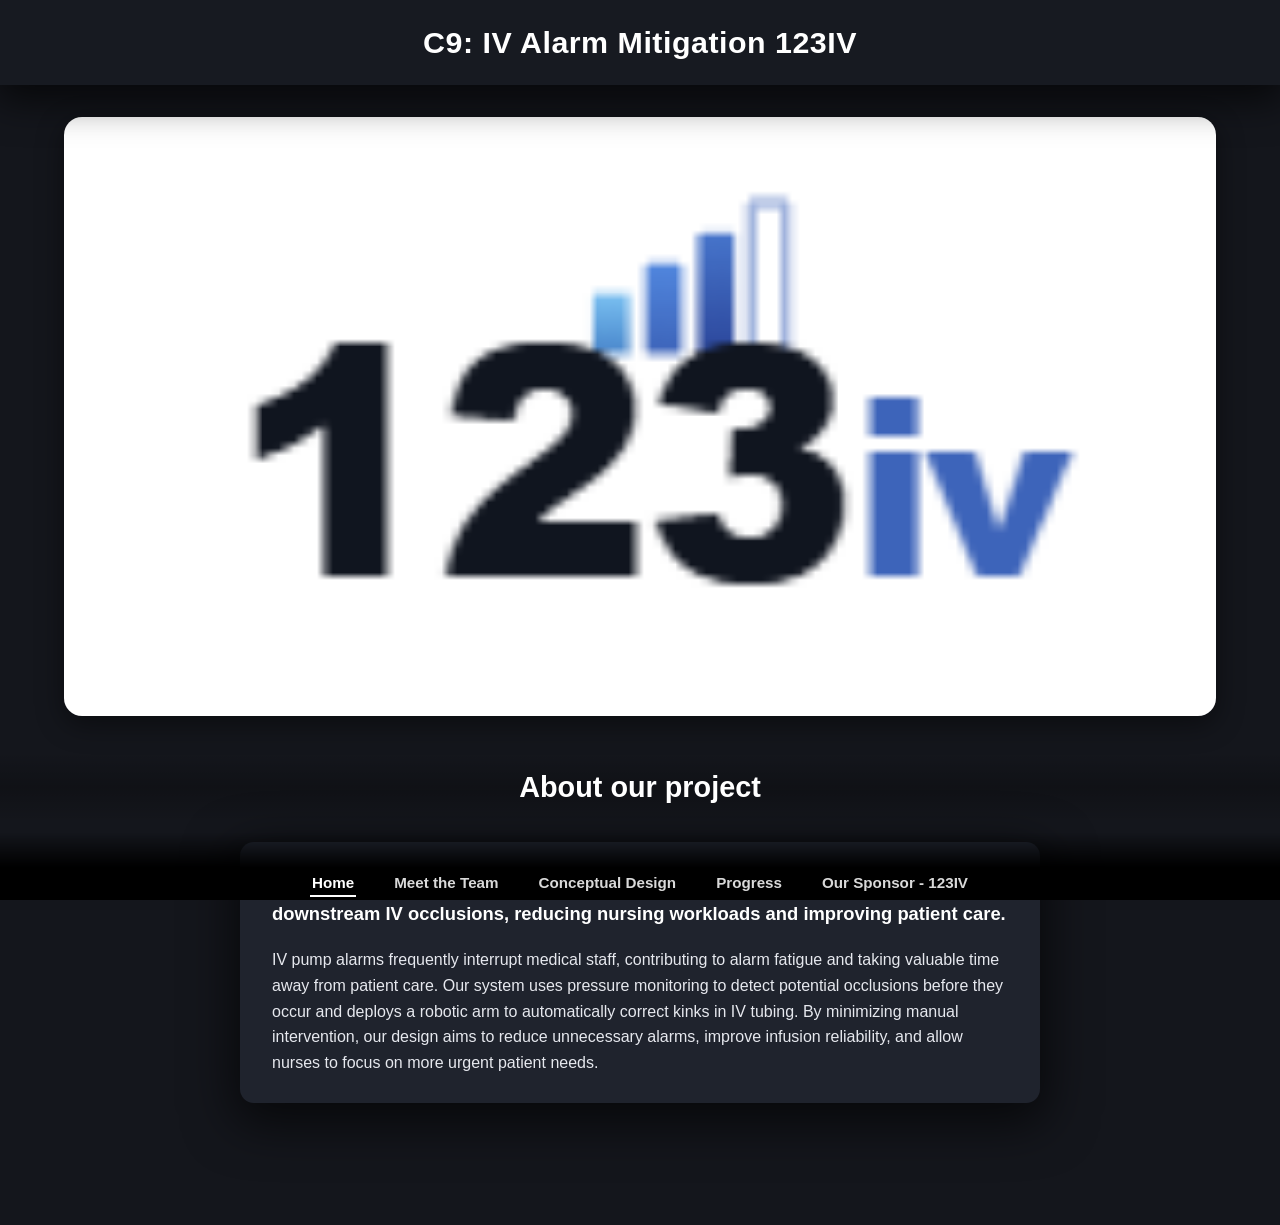
<file: index.html>
<!DOCTYPE html>
<html lang="en">

<head>
    <meta charset="UTF-8">
    <meta name="viewport" content="width=device-width, initial-scale=1.0">
    <title>C9: IV Alarm Mitigation 123IV</title>
    <link rel="stylesheet" href="style.css">
</head>

<body>

    <!-- Header bar -->
    <header class="HeaderBar">
        <h1 class="TitleText PageText">C9: IV Alarm Mitigation 123IV</h1>
    </header>

    <main class="PageContent">

        <!-- Project image: stretches to the page width, height follows the image -->
        <div class="ImageRow HeroRow">
            <img class="ProjectImage GlowImage" src="images/logo.png" alt="Our project">
        </div>

        <!-- Section heading -->
        <h2 class="HeaderText PageText GradientBand">About our project</h2>

        <!-- Description box -->
        <div class="DescriptionBox">
            <p class="ProductStatement">
                We are developing an autonomous robotic system that detects and
                prevents downstream IV occlusions, reducing nursing workloads
                and improving patient care.
            </p>

            <p>
                IV pump alarms frequently interrupt medical staff, contributing
                to alarm fatigue and taking valuable time away from patient care.
                Our system uses pressure monitoring to detect potential occlusions
                before they occur and deploys a robotic arm to automatically
                correct kinks in IV tubing. By minimizing manual intervention,
                our design aims to reduce unnecessary alarms, improve infusion
                reliability, and allow nurses to focus on more urgent patient needs.
            </p>
        </div>

    </main>

    <!-- Gradient footer: stays pinned to the bottom of the window while scrolling -->
    <footer class="FooterNav">
        <nav>
            <a href="index.html" class="active">Home</a>
            <a href="team.html">Meet the Team</a>
            <a href="design.html">Conceptual Design</a>
            <a href="progress.html">Progress</a>
            <a href="https://www.123ivrobot.com/" target="_blank" rel="noopener noreferrer">Our Sponsor - 123IV</a>
        </nav>
    </footer>

</body>

</html>
</file>
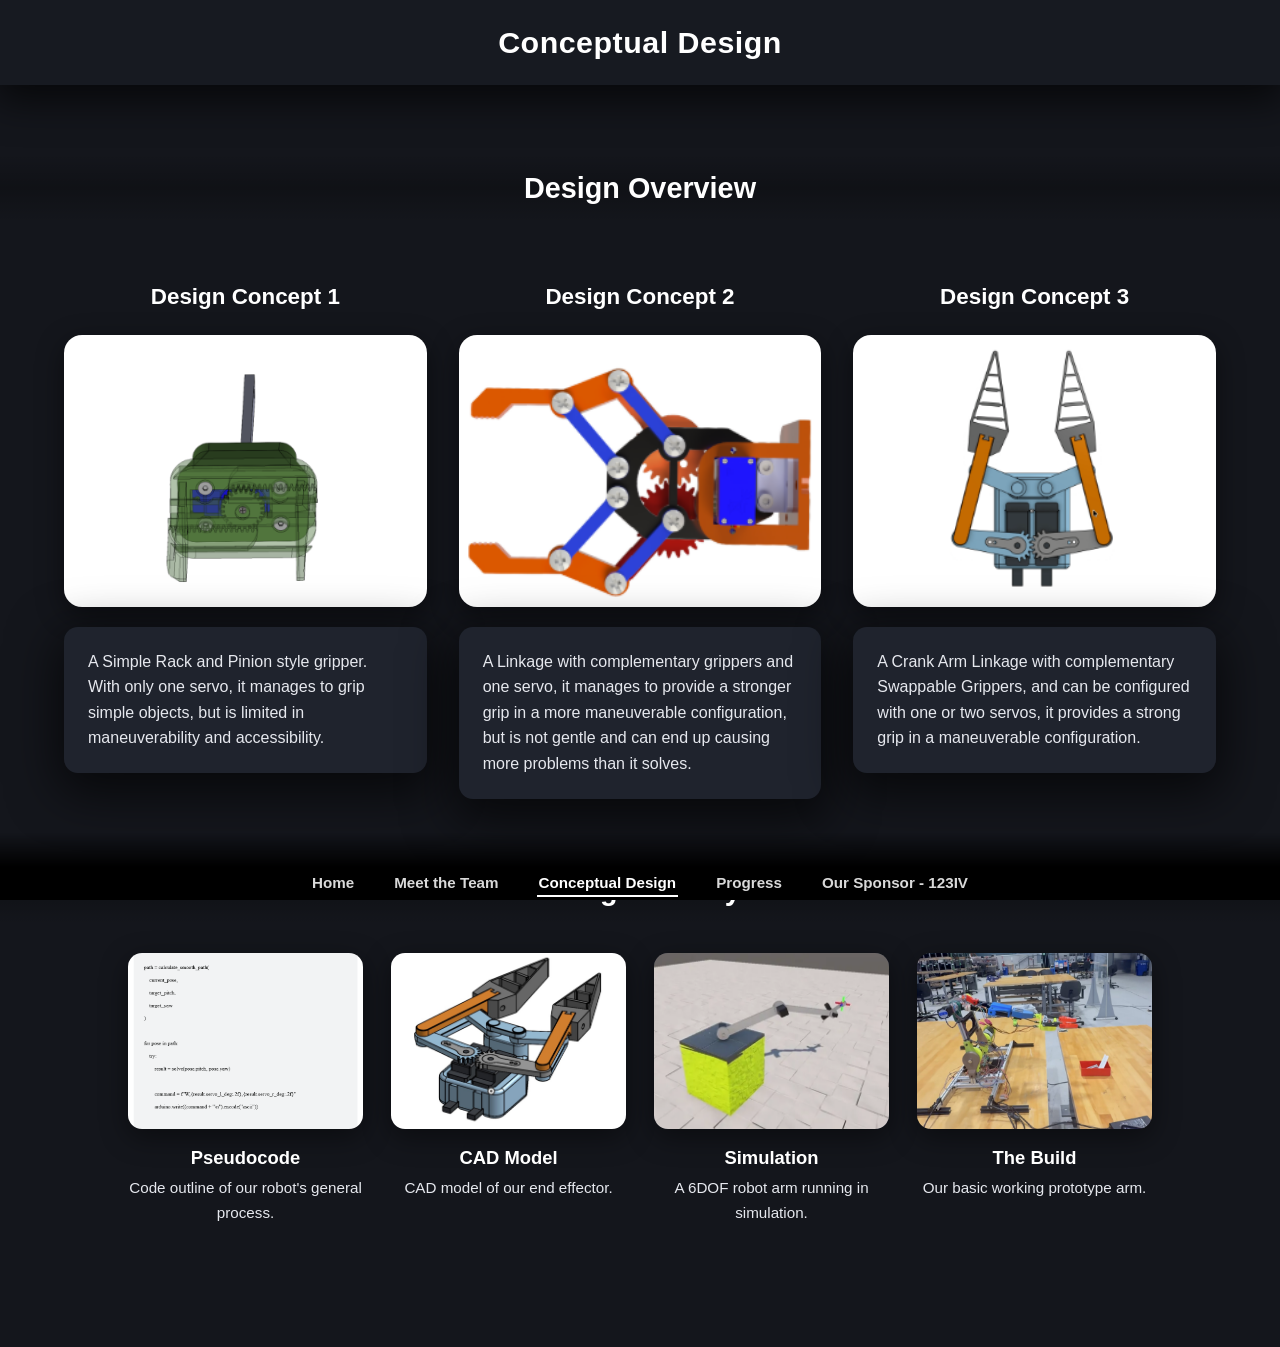
<file: design.html>
<!DOCTYPE html>
<html lang="en">
<head>
  <meta charset="UTF-8">
  <meta name="viewport" content="width=device-width, initial-scale=1.0">
  <title>Project Title | Conceptual Design</title>
  <link rel="stylesheet" href="style.css">
</head>
<body>

  <!-- Header bar -->
  <header class="HeaderBar">
    <h1 class="TitleText PageText">Conceptual Design</h1>
  </header>

  <main class="PageContent">

    <!-- ===== Design Overview (standalone text, no box) ===== -->
    <h2 class="HeaderText PageText GradientBand">Design Overview</h2>
    <p class="DescriptionText">
      <!-- Enter an overview of the project's conceptual design. Describe the engineering challenges, design objectives, and proposed solutions. -->
    </p>

    <!-- ===== Design concepts: side by side, each with heading, image, description box =====
         Copy a .ConceptCard to add another concept; the row adjusts automatically. -->
    <section class="DesignBlock">
      <div class="ConceptRow">

        <div class="ConceptCard">
          <h3 class="SubHeaderText PageText">Design Concept 1</h3>
          <img class="ProjectImage" src="images/EE1.png" alt="Design Concept 1">
          <div class="DescriptionBox">
            <p>
              A Simple Rack and Pinion style gripper. With only one servo, it manages to grip simple objects, but is limited in maneuverability and accessibility.
            </p>
          </div>
        </div>

        <div class="ConceptCard">
          <h3 class="SubHeaderText PageText">Design Concept 2</h3>
          <img class="ProjectImage" src="images/EE2.png" alt="Design Concept 2">
          <div class="DescriptionBox">
            <p>
              A Linkage with complementary grippers and one servo, it manages to provide a stronger grip in a more maneuverable configuration, but is not gentle and can end up causing more problems than it solves.
            </p>
          </div>
        </div>

        <div class="ConceptCard">
          <h3 class="SubHeaderText PageText">Design Concept 3</h3>
          <img class="ProjectImage" src="images/EE3.png" alt="Design Concept 3">
          <div class="DescriptionBox">
            <p>
              A Crank Arm Linkage with complementary Swappable Grippers, and can be configured with one or two servos, it provides a strong grip in a maneuverable configuration.
            </p>
          </div>
        </div>

      </div>
    </section>

    <!-- ===== Design Gallery ===== -->
    <section class="DesignBlock">
      <h2 class="HeaderText PageText GradientBand">Design Gallery</h2>
      <p class="DescriptionText">
        <!-- Additional images, CAD models, sketches, and diagrams of our design process. -->
      </p>

      <!-- Each .GalleryItem is an image with a name and description underneath.
           Copy one to add another. -->
      <div class="GalleryGrid">
        <figure class="GalleryItem">
          <img src="images/code.png" alt="Pseudocode outline of the robot process">
          <figcaption>
            <h3 class="GalleryName">Pseudocode</h3>
            <p class="GalleryDesc">Code outline of our robot's general process.</p>
          </figcaption>
        </figure>

        <figure class="GalleryItem">
          <img src="images/EE.png" alt="CAD model of the end effector">
          <figcaption>
            <h3 class="GalleryName">CAD Model</h3>
            <p class="GalleryDesc">CAD model of our end effector.</p>
          </figcaption>
        </figure>

        <figure class="GalleryItem">
          <img src="images/sim.webp" alt="Simulation of a 6DOF robot arm">
          <figcaption>
            <h3 class="GalleryName">Simulation</h3>
            <p class="GalleryDesc">A 6DOF robot arm running in simulation.</p>
          </figcaption>
        </figure>

        <figure class="GalleryItem">
          <img src="images/Arm.png" alt="Basic working prototype arm">
          <figcaption>
            <h3 class="GalleryName">The Build</h3>
            <p class="GalleryDesc">Our basic working prototype arm.</p>
          </figcaption>
        </figure>
      </div>
    </section>

  </main>

  <!-- Gradient footer: stays pinned to the bottom of the window while scrolling -->
  <footer class="FooterNav">
    <nav>
      <a href="index.html">Home</a>
      <a href="team.html">Meet the Team</a>
      <a href="design.html" class="active">Conceptual Design</a>
      <a href="progress.html">Progress</a>
      <a href="https://www.123ivrobot.com/" target="_blank" rel="noopener noreferrer">Our Sponsor - 123IV</a>
    </nav>
  </footer>

</body>
</html>
</file>
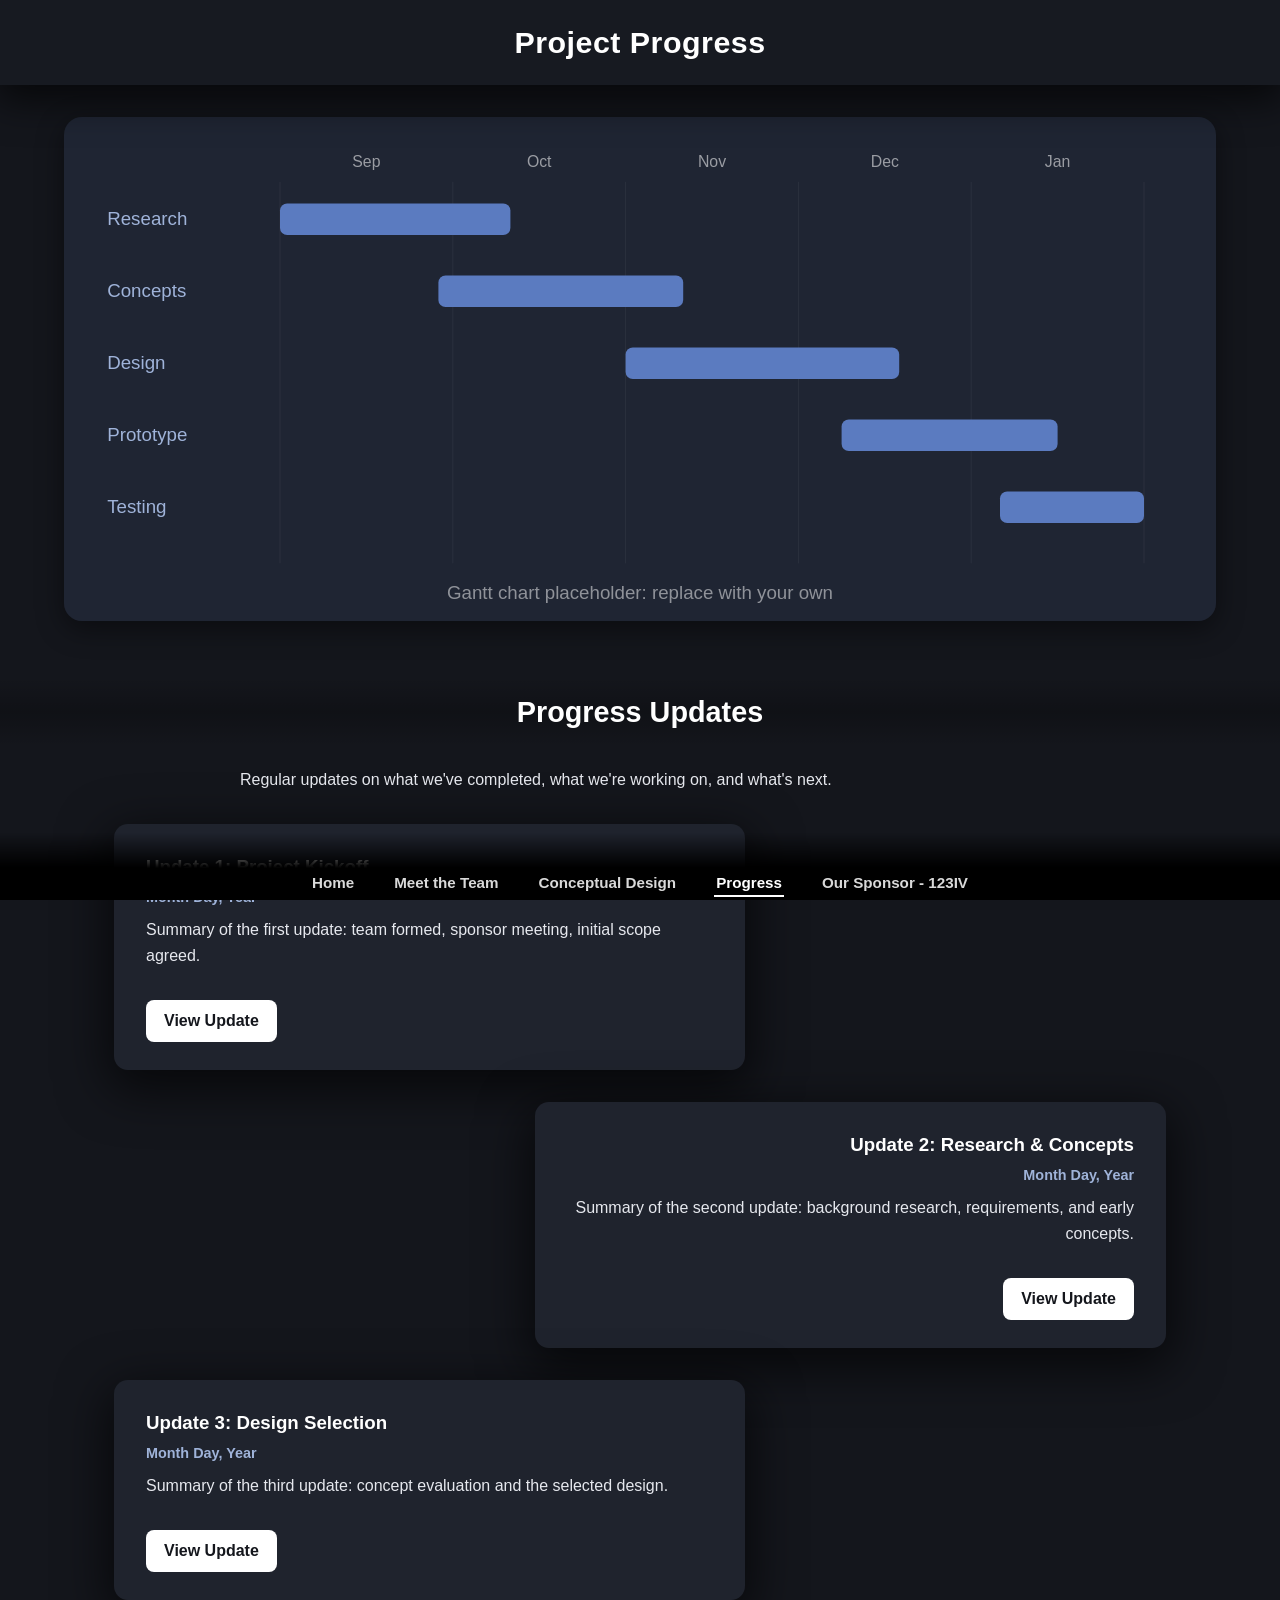
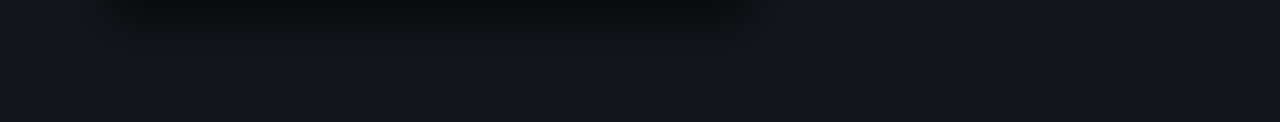
<file: progress.html>
<!DOCTYPE html>
<html lang="en">
<head>
  <meta charset="UTF-8">
  <meta name="viewport" content="width=device-width, initial-scale=1.0">
  <title>Project Title | Progress</title>
  <link rel="stylesheet" href="style.css">
</head>
<body>

  <!-- Header bar -->
  <header class="HeaderBar">
    <h1 class="TitleText PageText">Project Progress</h1>
  </header>

  <main class="PageContent">

    <!-- Gantt chart: same size and glow-on-hover as the home page image.
         Swap the src for your exported chart (e.g. images/gantt.png). -->
    <div class="ImageRow HeroRow">
      <img class="ProjectImage GlowImage" src="images/gantt.svg" alt="Project Gantt chart">
    </div>

    <!-- ===== Progress Updates ===== -->
    <section class="DesignBlock">
      <h2 class="HeaderText PageText GradientBand">Progress Updates</h2>
      <p class="DescriptionText">
        Regular updates on what we've completed, what we're working on, and what's next.
      </p>

      <!-- Each update is one .DescriptionBox. Copy one to add an update;
           they alternate left and right automatically. -->
      <div class="ReportGrid">
        <div class="DescriptionBox">
          <h3>Update 1: Project Kickoff</h3>
          <p class="UpdateDate">Month Day, Year</p>
          <p>Summary of the first update: team formed, sponsor meeting, initial scope agreed.</p>
          <a class="ReportLink" href="updates/update1.pdf" target="_blank">View Update</a>
        </div>

        <div class="DescriptionBox">
          <h3>Update 2: Research &amp; Concepts</h3>
          <p class="UpdateDate">Month Day, Year</p>
          <p>Summary of the second update: background research, requirements, and early concepts.</p>
          <a class="ReportLink" href="updates/update2.pdf" target="_blank">View Update</a>
        </div>

        <div class="DescriptionBox">
          <h3>Update 3: Design Selection</h3>
          <p class="UpdateDate">Month Day, Year</p>
          <p>Summary of the third update: concept evaluation and the selected design.</p>
          <a class="ReportLink" href="updates/update3.pdf" target="_blank">View Update</a>
        </div>
      </div>
    </section>

  </main>

  <!-- Gradient footer: stays pinned to the bottom of the window while scrolling -->
  <footer class="FooterNav">
    <nav>
      <a href="index.html">Home</a>
      <a href="team.html">Meet the Team</a>
      <a href="design.html">Conceptual Design</a>
      <a href="progress.html" class="active">Progress</a>
      <a href="https://www.123ivrobot.com/" target="_blank" rel="noopener noreferrer">Our Sponsor - 123IV</a>
    </nav>
  </footer>

</body>
</html>
</file>
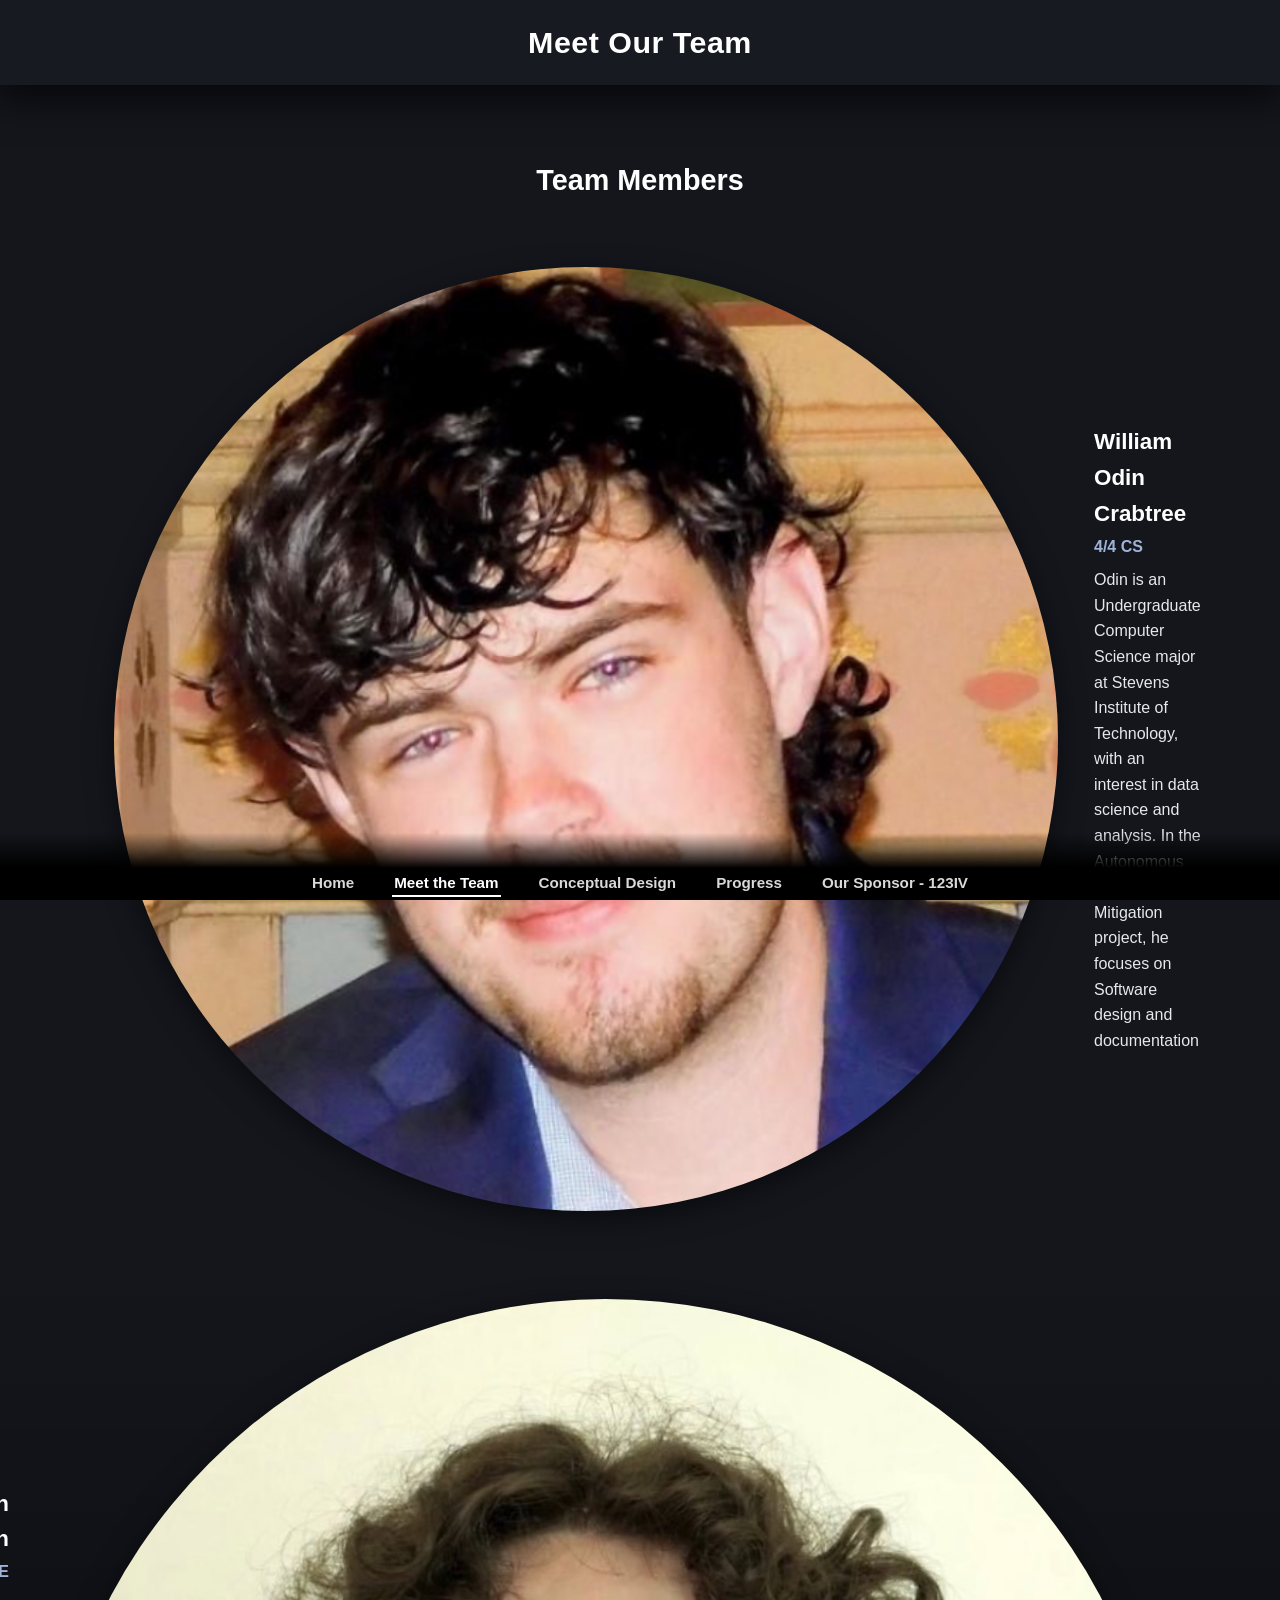
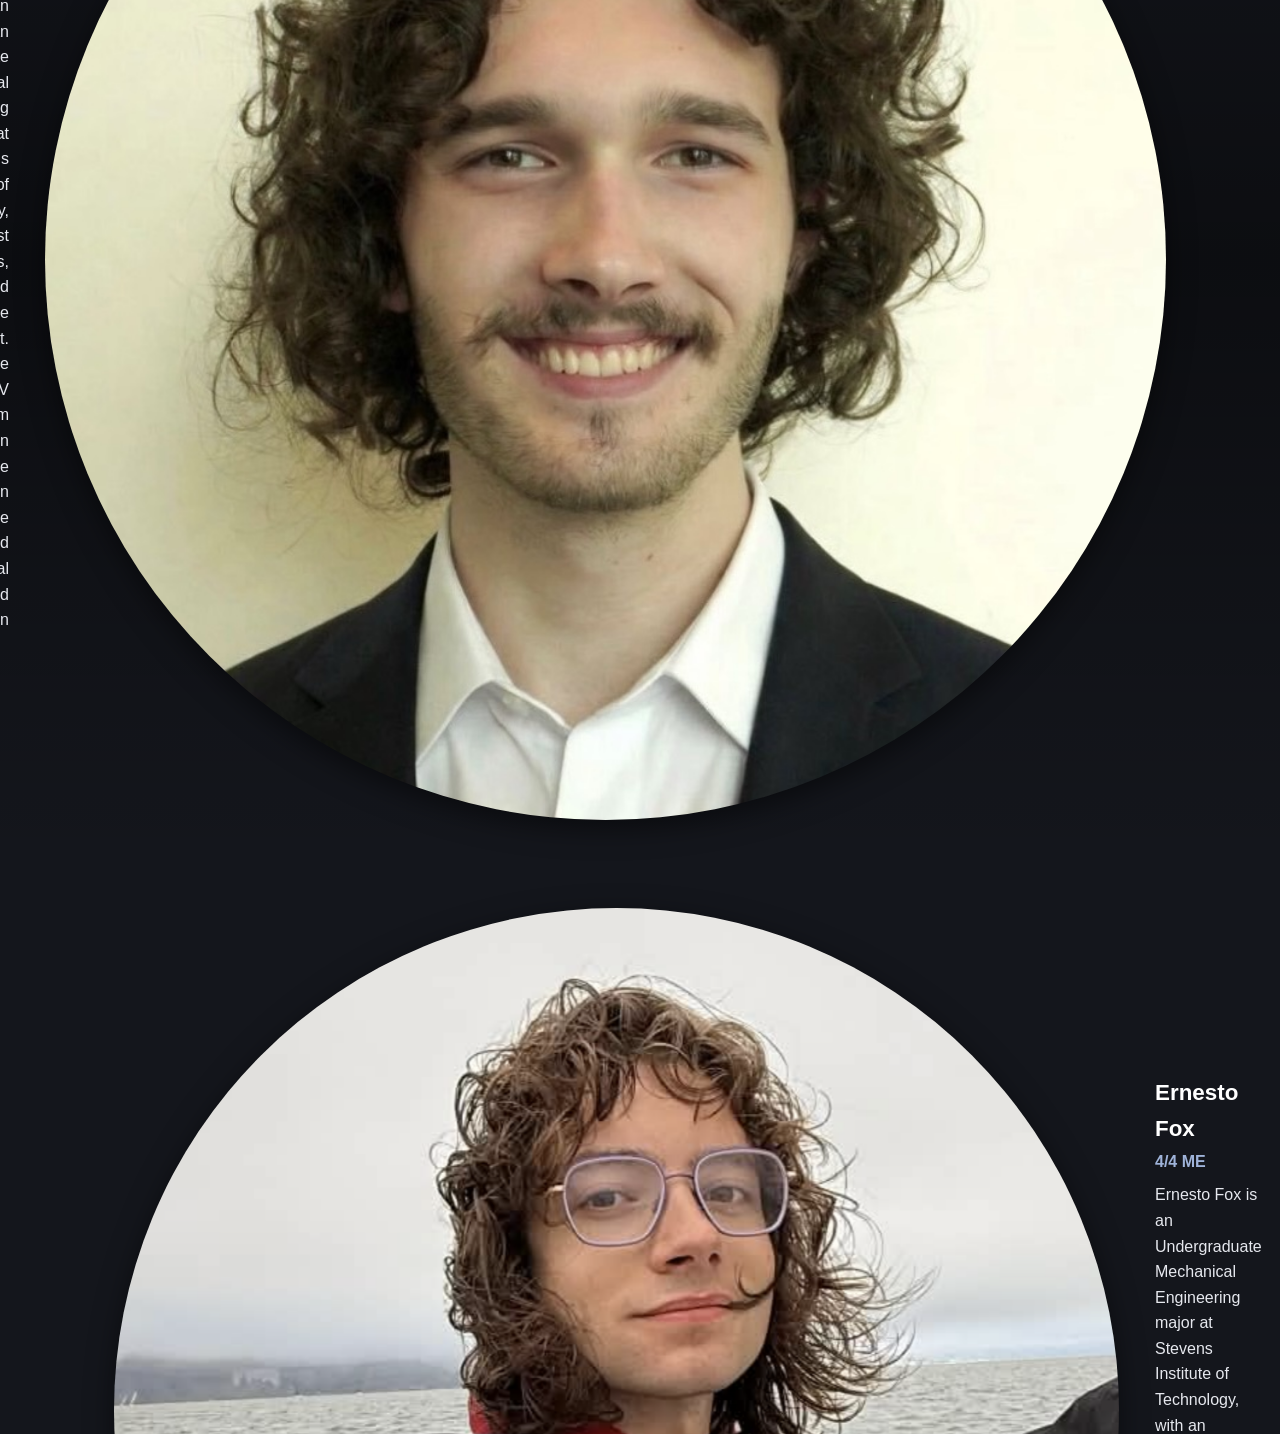
<file: team.html>
<!DOCTYPE html>
<html lang="en">

<head>
    <meta charset="UTF-8">
    <meta name="viewport" content="width=device-width, initial-scale=1.0">
    <title>C9: IV Alarm Mitigation 123IV | Our Team</title>
    <link rel="stylesheet" href="style.css">
</head>

<body>

    <!-- Header bar -->
    <header class="HeaderBar">
        <h1 class="TitleText PageText">Meet Our Team</h1>
    </header>

    <main class="PageContent">

        <!-- ===== Team Members ===== -->
        <!-- Each person is one .MemberRow. Copy a row to add someone; every other row
         automatically gets the gradient band and flips to the right.
         All sections live inside ONE .MemberList so the pattern doesn't restart. -->
        <div class="MemberList">

            <h2 class="HeaderText PageText">Team Members</h2>

            <div class="MemberRow">
                <div class="MemberInner">
                    <img class="MemberPhoto" src="images/odinc.png" alt="Team Member 1">
                    <div class="MemberText">
                        <h3 class="MemberName">William Odin Crabtree</h3>
                        <p class="MemberRole">4/4 CS</p>
                        <p>Odin is an Undergraduate Computer Science major at Stevens Institute of Technology, with an interest in data science and analysis. In the Autonomous IV Alarm Mitigation project, he focuses on Software design and documentation</p>
                    </div>
                </div>
            </div>

            <div class="MemberRow">
                <div class="MemberInner">
                    <img class="MemberPhoto" src="images/ryand.png" alt="Team Member 2">
                    <div class="MemberText">
                        <h3 class="MemberName">Ryan Donegan</h3>
                        <p class="MemberRole">4/4 ME</p>
                        <p>Ryan Donegan is an Undergraduate Mechanical Engineering major at Stevens Institute of Technology, with an interest in Robotics, Software, and Game development. In the Autonomous IV Alarm Mitigation project, he focuses on Software design and Mechanical Assembly and Implementation</p>
                    </div>
                </div>
            </div>

            <div class="MemberRow">
                <div class="MemberInner">
                    <img class="MemberPhoto" src="images/ernestof.png" alt="Team Member 3">
                    <div class="MemberText">
                        <h3 class="MemberName">Ernesto Fox</h3>
                        <p class="MemberRole">4/4 ME</p>
                        <p>Ernesto Fox is an Undergraduate Mechanical Engineering major at Stevens Institute of Technology, with an interest in Aerospace. In the Autonomous IV Alarm Mitigation project, he focuses on mechanical modeling, analysis, and assembly.</p>
                    </div>
                </div>
            </div>

            <div class="MemberRow">
                <div class="MemberInner">
                    <img class="MemberPhoto" src="images/brandonk.jpg" alt="Team Member 4">
                    <div class="MemberText">
                        <h3 class="MemberName">Brandon Kao</h3>
                        <p class="MemberRole">5/5 ME</p>
                        <p>Brandon Kao is a Graduate Mechanical Engineering major at Stevens Institute of Technology, with an interest in robotics and control system. In the Autonomous IV Alarm Mitigation project, he focuses on mechanical and kinematic analysis and design.</p>
                    </div>
                </div>
            </div>

            <div class="MemberRow">
                <div class="MemberInner">
                    <img class="MemberPhoto" src="images/nicks.png" alt="Team Member 5">
                    <div class="MemberText">
                        <h3 class="MemberName">Nick Schaffer</h3>
                        <p class="MemberRole">4/4 CPE</p>
                        <p>Nicholas Schaffer is an Undergraduate Computer Engineering student at Stevens Institute of Technology, focusing on embedded systems and electromechanical architecture. In the Autonomous IV Alarm Mitigation project, he leads the power distribution and sensing subsystem design.</p>
                    </div>
                </div>
            </div>

            <div class="MemberRow">
                <div class="MemberInner">
                    <img class="MemberPhoto" src="images/jessep.jpg" alt="Team Member 6">
                    <div class="MemberText">
                        <h3 class="MemberName">Jesse Pena</h3>
                        <p class="MemberRole">6/6 ME</p>
                        <p>Jesse Pena is an Undergraduate Mechanical Engineering major at Stevens Institute of Technology, with an interest in robotics and control systems. In the Autonomous IV Alarm Mitigation project, he focuses on hardware design and technical documentation.</p>
                    </div>
                </div>
            </div>

            <!-- ===== Faculty Advisor ===== -->
            <h2 class="HeaderText PageText SectionGap">Faculty Advisor</h2>

            <div class="MemberRow">
                <div class="MemberInner">
                    <img class="MemberPhoto" src="images/rchang.jpg" alt="Faculty Advisor">
                    <div class="MemberText">
                        <h3 class="MemberName">Robert Chang</h3>
                        <p class="MemberRole">Associate Professor and Associate Chair for Graduate Studies in the
                            Department of Mechanical Engineering</p>
                        <p></p>
                    </div>
                </div>
            </div>

            <!-- ===== Project Sponsors ===== -->
            <h2 class="HeaderText PageText SectionGap">Project Sponsors</h2>

            <div class="MemberRow">
                <div class="MemberInner">
                    <img class="MemberPhoto" src="images/allenc.png" alt="Sponsor 1">
                    <div class="MemberText">
                        <h3 class="MemberName">Allen Chefitz, MD</h3>
                        <p class="MemberRole">CEO/Founder</p>
                        <p></p>
                    </div>
                </div>
            </div>

            <div class="MemberRow">
                <div class="MemberInner">
                    <img class="MemberPhoto" src="images/elisal.png" alt="Sponsor 2">
                    <div class="MemberText">
                        <h3 class="MemberName">Elisa Long, MD</h3>
                        <p class="MemberRole">COO</p>
                        <p></p>
                    </div>
                </div>
            </div>
        </div>

    </main>

    <!-- Gradient footer: stays pinned to the bottom of the window while scrolling -->
    <footer class="FooterNav">
        <nav>
            <a href="index.html">Home</a>
            <a href="team.html" class="active">Meet the Team</a>
            <a href="design.html">Conceptual Design</a>
            <a href="progress.html">Progress</a>
            <a href="https://www.123ivrobot.com/" target="_blank" rel="noopener noreferrer">Our Sponsor - 123IV</a>
        </nav>
    </footer>

    <!-- Sizes each round photo from the height of its name + description
       (PHOTO_SCALE x that height), and keeps it that way when the window is resized. -->
    <script>
        const PHOTO_SCALE = 1.5;
        const rows = document.querySelectorAll('.MemberInner');
        const sizePhotos = () => {
            rows.forEach(row => {
                const text = row.querySelector('.MemberText');
                const photo = row.querySelector('.MemberPhoto');
                const h = Math.round(text.offsetHeight * PHOTO_SCALE);
                photo.style.width = h + 'px';
                photo.style.height = h + 'px';
            });
        };
        sizePhotos();
        new ResizeObserver(sizePhotos).observe(document.body);
    </script>

</body>

</html>
</file>
<file: style.css>
/* ============ Base ============ */
* {
  box-sizing: border-box;
}

body {
  margin: 0;
  min-height: 100vh;
  background: #14161c;
  color: #e6e8ee;
  font-family: "Segoe UI", Roboto, Helvetica, Arial, sans-serif;
  line-height: 1.6;
  /* leave room so the fixed footer never covers the last of the content */
  padding-bottom: 90px;
  overflow-x: hidden;    /* full-width gradient bands never cause sideways scrolling */
}

/* Shared text class for anything on the page */
.PageText {
  color: #ffffff;
  margin: 0;
}

/* ============ Header bar ============ */
.HeaderBar {
  position: relative;    /* keeps the shadow drawn on top of the page below */
  z-index: 10;
  background: #171a21;   /* a bit darker than the text boxes */
  padding: 18px 32px;
  text-align: center;    /* centers the project title */
  box-shadow: 0 10px 40px 4px rgba(0, 0, 0, 0.7);   /* long, soft shadow */
}

.TitleText {
  font-size: 1.9rem;
  font-weight: 700;
  letter-spacing: 0.5px;
}

/* ============ Main content ============ */
.PageContent {
  max-width: 1100px;
  margin: 0 auto;
  padding: 32px 24px;
}

/* Horizontal flex row; image fills the width, height fits the image */
.ImageRow {
  display: flex;
  justify-content: center;
}

/* Home page hero: the image row spans the full window, the image takes 90% of it */
.HeroRow {
  width: 100vw;
  margin-left: calc(50% - 50vw);
}

.HeroRow .ProjectImage {
  width: 90%;
}

.ProjectImage {
  width: 100%;
  height: auto;          /* vertical fit: keeps the image's proportions */
  border-radius: 18px;
  display: block;
  box-shadow: 0 8px 28px rgba(0, 0, 0, 0.45);
}

.HeaderText {
  text-align: center;
  font-size: 1.8rem;
  font-weight: 600;
  margin: 40px 0 20px;
}

/* Full-width bar that fades transparent -> dark -> transparent (top to bottom).
   Put it on any element inside .PageContent; it stretches to the window edges. */
.GradientBand {
  width: 100vw;
  margin-left: calc(50% - 50vw);
  background: linear-gradient(to bottom,
              rgba(0, 0, 0, 0) 0%,
              rgba(0, 0, 0, 0.22) 50%,
              rgba(0, 0, 0, 0) 100%);
}

.HeaderText.GradientBand {
  padding: 12px 0;
  margin-top: 36px;
  margin-bottom: 20px;
}

/* ============ Team page ============ */
.MemberList {
  display: flex;
  flex-direction: column;
}

/* One person: photo on the left, name + description on the right */
.MemberRow {
  padding: 44px 0;
}

/* Every other person gets the gradient band behind them and is mirrored to the right.
   nth-of-type counts only the person rows (divs), not the section headings, so the
   pattern carries on across Team Members, Faculty Advisor and Project Sponsors. */
.MemberRow:nth-of-type(even) {
  width: 100vw;
  margin-left: calc(50% - 50vw);
  background: linear-gradient(to bottom,
              rgba(0, 0, 0, 0) 0%,
              rgba(0, 0, 0, 0.4) 50%,
              rgba(0, 0, 0, 0) 100%);
}

.MemberInner {
  display: flex;
  align-items: center;   /* text keeps its natural height and centers beside the photo */
  gap: 36px;
  max-width: 1052px;     /* matches the page content width */
  margin: 0 auto;
}

/* Mirrored rows: photo on the right, text aligned right */
.MemberRow:nth-of-type(even) .MemberInner {
  flex-direction: row-reverse;
  text-align: right;
}

.MemberPhoto {
  flex: none;
  height: auto;          /* size set by the script in team.html (1.5x the text height) */
  width: 180px;
  aspect-ratio: 1 / 1;
  border-radius: 50%;
  object-fit: cover;
  background: #2a3040;
  box-shadow: 0 8px 28px rgba(0, 0, 0, 0.5);
}

.MemberText {
  flex: 1;
  display: flex;
  flex-direction: column;
  justify-content: center;
  align-items: flex-start;   /* each line is only as wide as its text */
}

.MemberRow:nth-of-type(even) .MemberText {
  align-items: flex-end;
}

.MemberName {
  margin: 0;
  font-size: 1.4rem;
  font-weight: 700;
  color: #ffffff;
}

.MemberText .MemberRole {
  margin: 2px 0 8px;
  font-weight: 600;
  color: #9fb3d9;
}

.MemberText p {
  margin: 0;
}

.SectionGap {
  margin-top: 56px;
}

/* ============ Design page ============ */
/* Standalone intro text (no box) */
.DescriptionText {
  max-width: 800px;
  margin: 0 auto;
  text-align: left;
}

/* Spacing between each concept (heading, image, description box) */
.DesignBlock {
  margin-top: 56px;
}

.DesignBlock .ImageRow {
  margin-bottom: 28px;
}

/* Smaller heading, one step below HeaderText */
.SubHeaderText {
  text-align: center;
  font-size: 1.4rem;
  font-weight: 600;
  margin: 0 0 18px;
}

/* Design concepts: side by side in one row, using 90% of the window width */
.ConceptRow {
  width: 90vw;
  margin-left: calc(50% - 45vw);
  display: grid;
  grid-template-columns: repeat(auto-fit, minmax(260px, 1fr));
  gap: 32px;
  align-items: start;
}

.ConceptCard {
  display: flex;
  flex-direction: column;
  gap: 20px;
}

.ConceptCard .SubHeaderText {
  margin: 0;
}

.ConceptCard .ProjectImage {
  aspect-ratio: 4 / 3;   /* all three images the same shape, whatever their size */
  object-fit: cover;
}

.ConceptCard .DescriptionBox {
  max-width: none;
  margin: 0;
  padding: 22px 24px;
}

/* Report cards: stacked with space between, alternating left / right */
.ReportGrid {
  display: flex;
  flex-direction: column;
  gap: 32px;
  margin-top: 32px;
}

.ReportGrid .DescriptionBox {
  width: 60%;
  max-width: none;
  margin: 0;
  display: flex;
  flex-direction: column;
  align-items: flex-start;     /* headings only as wide as their text */
  align-self: flex-start;      /* odd reports sit on the left */
}

.ReportGrid .DescriptionBox:nth-child(even) {
  align-self: flex-end;        /* even reports sit on the right */
  align-items: flex-end;
  text-align: right;
}

.ReportGrid .DescriptionBox:nth-child(even) .ReportLink {
  align-self: flex-end;
}

.ReportGrid h3 {
  margin: 0 0 8px;
  color: #ffffff;
}

.ReportGrid p {
  flex: 1;
}

.ReportLink {
  align-self: flex-start;
  margin-top: 16px;
  padding: 8px 18px;
  border-radius: 8px;
  background: #ffffff;
  color: #14161c;
  font-weight: 600;
  text-decoration: none;
}

.ReportLink:hover {
  background: #d8deea;
}

/* Gallery: 80% of the window wide, image with name + description under each */
.GalleryGrid {
  width: 80vw;
  margin-left: calc(50% - 40vw);
  margin-top: 28px;
  display: grid;
  grid-template-columns: repeat(4, 1fr);   /* 4 across on wide screens */
  gap: 28px;
  align-items: start;
}

@media (max-width: 1000px) {
  .GalleryGrid { grid-template-columns: repeat(2, 1fr); }   /* 2 x 2 */
}

@media (max-width: 600px) {
  .GalleryGrid { grid-template-columns: 1fr; }              /* stacked on phones */
}

.GalleryItem {
  margin: 0;
  display: flex;
  flex-direction: column;
  align-items: center;
  text-align: center;
}

.GalleryItem figcaption {
  margin-top: 14px;
  display: flex;
  flex-direction: column;
  align-items: center;   /* each line only as wide as its text */
}

.GalleryName {
  margin: 0;
  font-size: 1.15rem;
  font-weight: 700;
  color: #ffffff;
}

.GalleryDesc {
  margin: 4px 0 0;
  font-size: 0.95rem;
}

.GalleryGrid img {
  width: 100%;
  aspect-ratio: 4 / 3;
  object-fit: cover;
  border-radius: 14px;
  box-shadow: 0 8px 28px rgba(0, 0, 0, 0.45);
  background: #2a3040;
}

/* Centered box, text inside reads left to right */
.DescriptionBox {
  max-width: 800px;
  margin: 0 auto;
  padding: 28px 32px;
  background: #1f232d;
  border-radius: 14px;
  text-align: left;
  box-shadow: 0 14px 50px 6px rgba(0, 0, 0, 0.65);  /* long, soft shadow */
}

.DescriptionBox p {
  margin: 0 0 1em;
}

.DescriptionBox p:last-child {
  margin-bottom: 0;
}

.ProductStatement {
  font-size: 1.15rem;
  font-weight: 600;
  color: #ffffff;
}

/* ============ Gradient footer nav ============ */
.FooterNav {
  position: fixed;       /* pinned to the window, so it stays put while scrolling */
  left: 0;
  right: 0;
  bottom: 0;
  height: 32px;          /* the solid black strip the links sit in */
  display: flex;
  align-items: center;
  justify-content: center;
  background: #000;
  z-index: 20;
}

/* Fade from transparent to black, sitting just above the solid strip */
.FooterNav::before {
  content: "";
  position: absolute;
  left: 0;
  right: 0;
  bottom: 100%;
  height: 35px;
  background: linear-gradient(to top, #000 0%, rgba(0, 0, 0, 0) 100%);
  pointer-events: none;  /* clicks pass through the fade */
}

.FooterNav nav {
  display: flex;
  gap: 36px;
}

.FooterNav a {
  color: #ffffff;
  text-decoration: none;
  font-weight: 600;
  font-size: 0.95rem;
  line-height: 1.3;
  padding: 2px 2px;
  border-bottom: 2px solid transparent;
  transition: border-color 0.2s, opacity 0.2s;
  opacity: 0.85;
}

.FooterNav a:hover,
.FooterNav a.active {
  opacity: 1;
  border-bottom-color: #ffffff;
}

/* ============ Progress page ============ */
.DescriptionBox .UpdateDate {
  flex: none;
  margin: -4px 0 8px;
  font-size: 0.9rem;
  font-weight: 600;
  color: #9fb3d9;
}

/* ============ Hover effects ============ */
/* One speed for every hover animation: change it here */
:root {
  --hover-speed: 0.5s;
  --text-glow: 0 0 14px rgba(170, 195, 255, 0.55);
}

/* Everything that animates on hover */
.DescriptionBox,
.ProjectImage,
.GalleryGrid img,
.MemberPhoto,
.ReportLink,
.FooterNav a,
.TitleText,
.HeaderText,
.SubHeaderText,
.DescriptionText,
.DescriptionBox p,
.DescriptionBox h3,
.MemberName,
.MemberRole,
.MemberText p,
.GalleryName,
.GalleryDesc {
  transition: transform var(--hover-speed) ease,
              box-shadow var(--hover-speed) ease,
              color var(--hover-speed) ease,
              text-shadow var(--hover-speed) ease,
              opacity var(--hover-speed), border-color var(--hover-speed);
}

/* Text boxes don't grow, they glow */
.DescriptionBox:hover {
  box-shadow: 0 14px 50px 6px rgba(0, 0, 0, 0.65),
              0 0 22px 0 rgba(150, 180, 255, 0.18);
}

/* Pictures (including team photos): grow 5% */
.ProjectImage:hover,
.GalleryGrid img:hover,
.MemberPhoto:hover {
  transform: scale(1.05);
}

/* Glow-only image (home page picture, Gantt chart): no growth, just a glow */
.GlowImage:hover {
  transform: none;
  box-shadow: 0 8px 28px rgba(0, 0, 0, 0.45),
              0 0 40px 6px rgba(150, 180, 255, 0.4);
}

/* Buttons: grow 10% */
.ReportLink:hover,
.FooterNav a:hover {
  transform: scale(1.1);
}

/* Titles, headers and names: grow 10% */
.TitleText:hover,
.HeaderText:hover,
.SubHeaderText:hover,
.DescriptionBox h3:hover,
.MemberName:hover,
.GalleryName:hover {
  transform: scale(1.05);
}

/* Paragraphs: grow 5% (10% would push long paragraphs out of their boxes) */
.DescriptionText:hover,
.DescriptionBox p:hover,
.MemberRole:hover,
.MemberText p:hover,
.GalleryDesc:hover {
  transform: scale(1.025);
}

/* All text: brighten and glow a little on hover */
.TitleText:hover,
.HeaderText:hover,
.SubHeaderText:hover,
.DescriptionText:hover,
.DescriptionBox p:hover,
.DescriptionBox h3:hover,
.MemberName:hover,
.MemberText p:hover,
.GalleryName:hover,
.GalleryDesc:hover {
  color: #ffffff;
  text-shadow: var(--text-glow);
}

.MemberText .MemberRole:hover {
  color: #c9d7f5;
  text-shadow: var(--text-glow);
}

/* Where text grows from:
   - paragraphs that fill a box grow from the middle, so they stay inside the box
   - short lines (headings, names, roles) are only as wide as their text and grow
     from the side they're anchored to */
.DescriptionText,
.DescriptionBox p {
  transform-origin: center;
}

.DescriptionBox h3,
.MemberName,
.MemberRole,
.MemberText p {
  transform-origin: left center;
}

.ReportGrid .DescriptionBox:nth-child(even) h3,
.MemberRow:nth-of-type(even) .MemberName,
.MemberRow:nth-of-type(even) .MemberRole,
.MemberRow:nth-of-type(even) .MemberText p {
  transform-origin: right center;
}

/* ============ Small screens ============ */
@media (max-width: 600px) {
  .HeaderBar { padding: 14px 18px; }
  .TitleText { font-size: 1.4rem; }
  .DescriptionBox { padding: 20px; }
  .MemberInner { gap: 18px; padding: 0 16px; }
  .FooterNav { height: auto; padding: 6px 10px; }
  .FooterNav nav { flex-wrap: wrap; justify-content: center; gap: 4px 16px; }
  .ReportGrid .DescriptionBox { width: 100%; }
  .FooterNav a { font-size: 0.95rem; }
}
</file>
